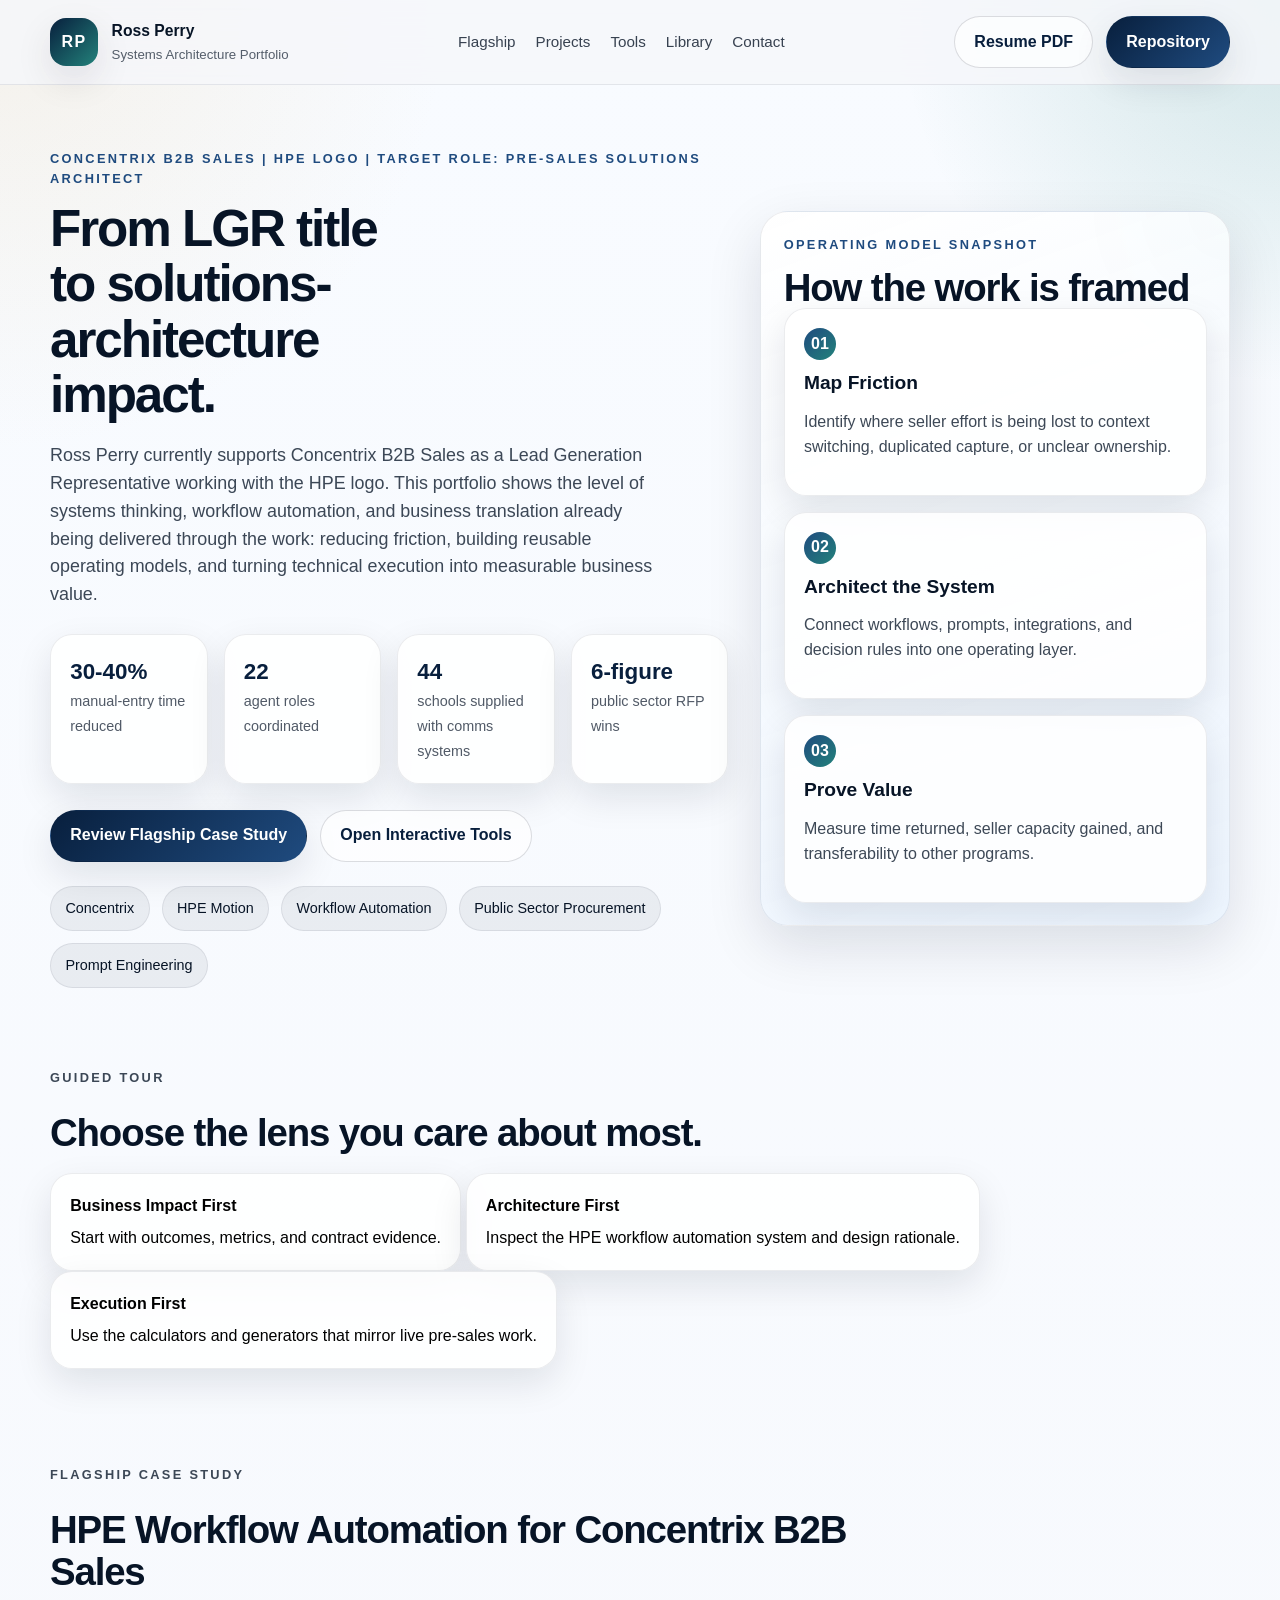
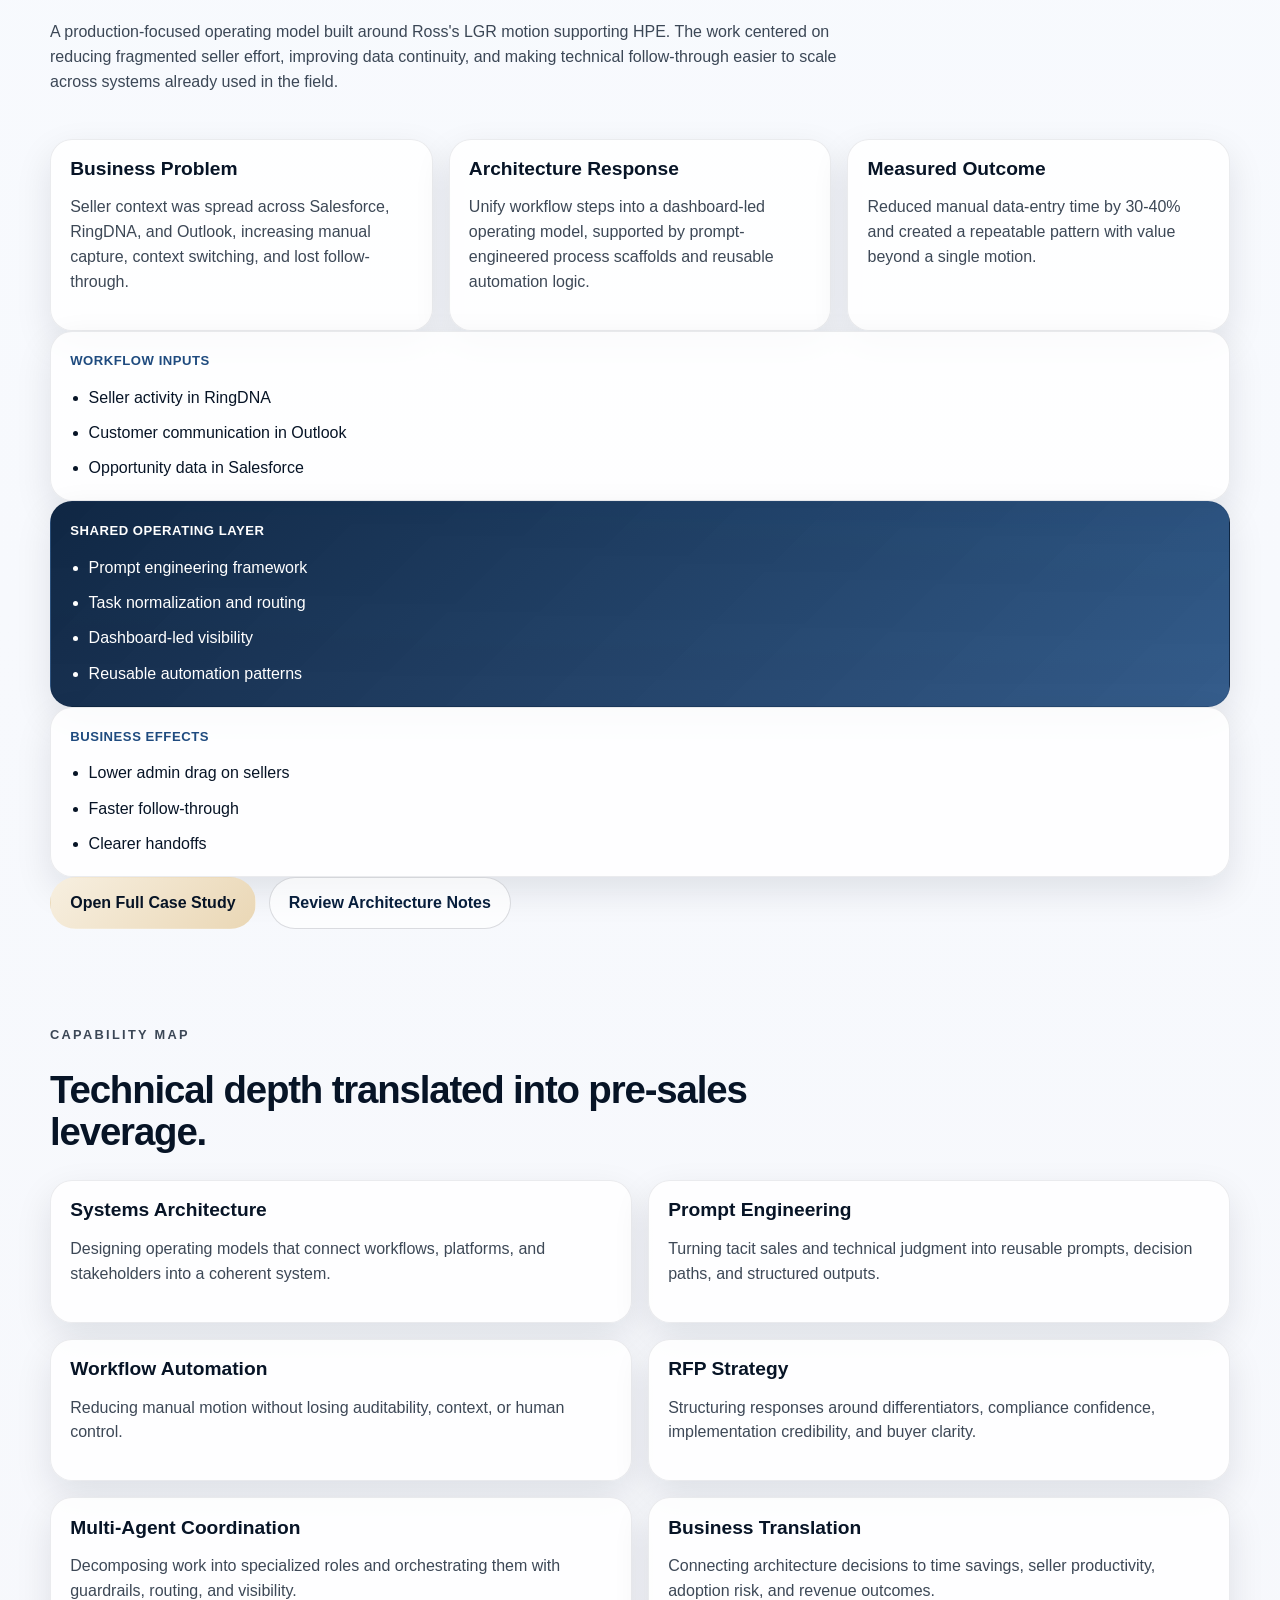
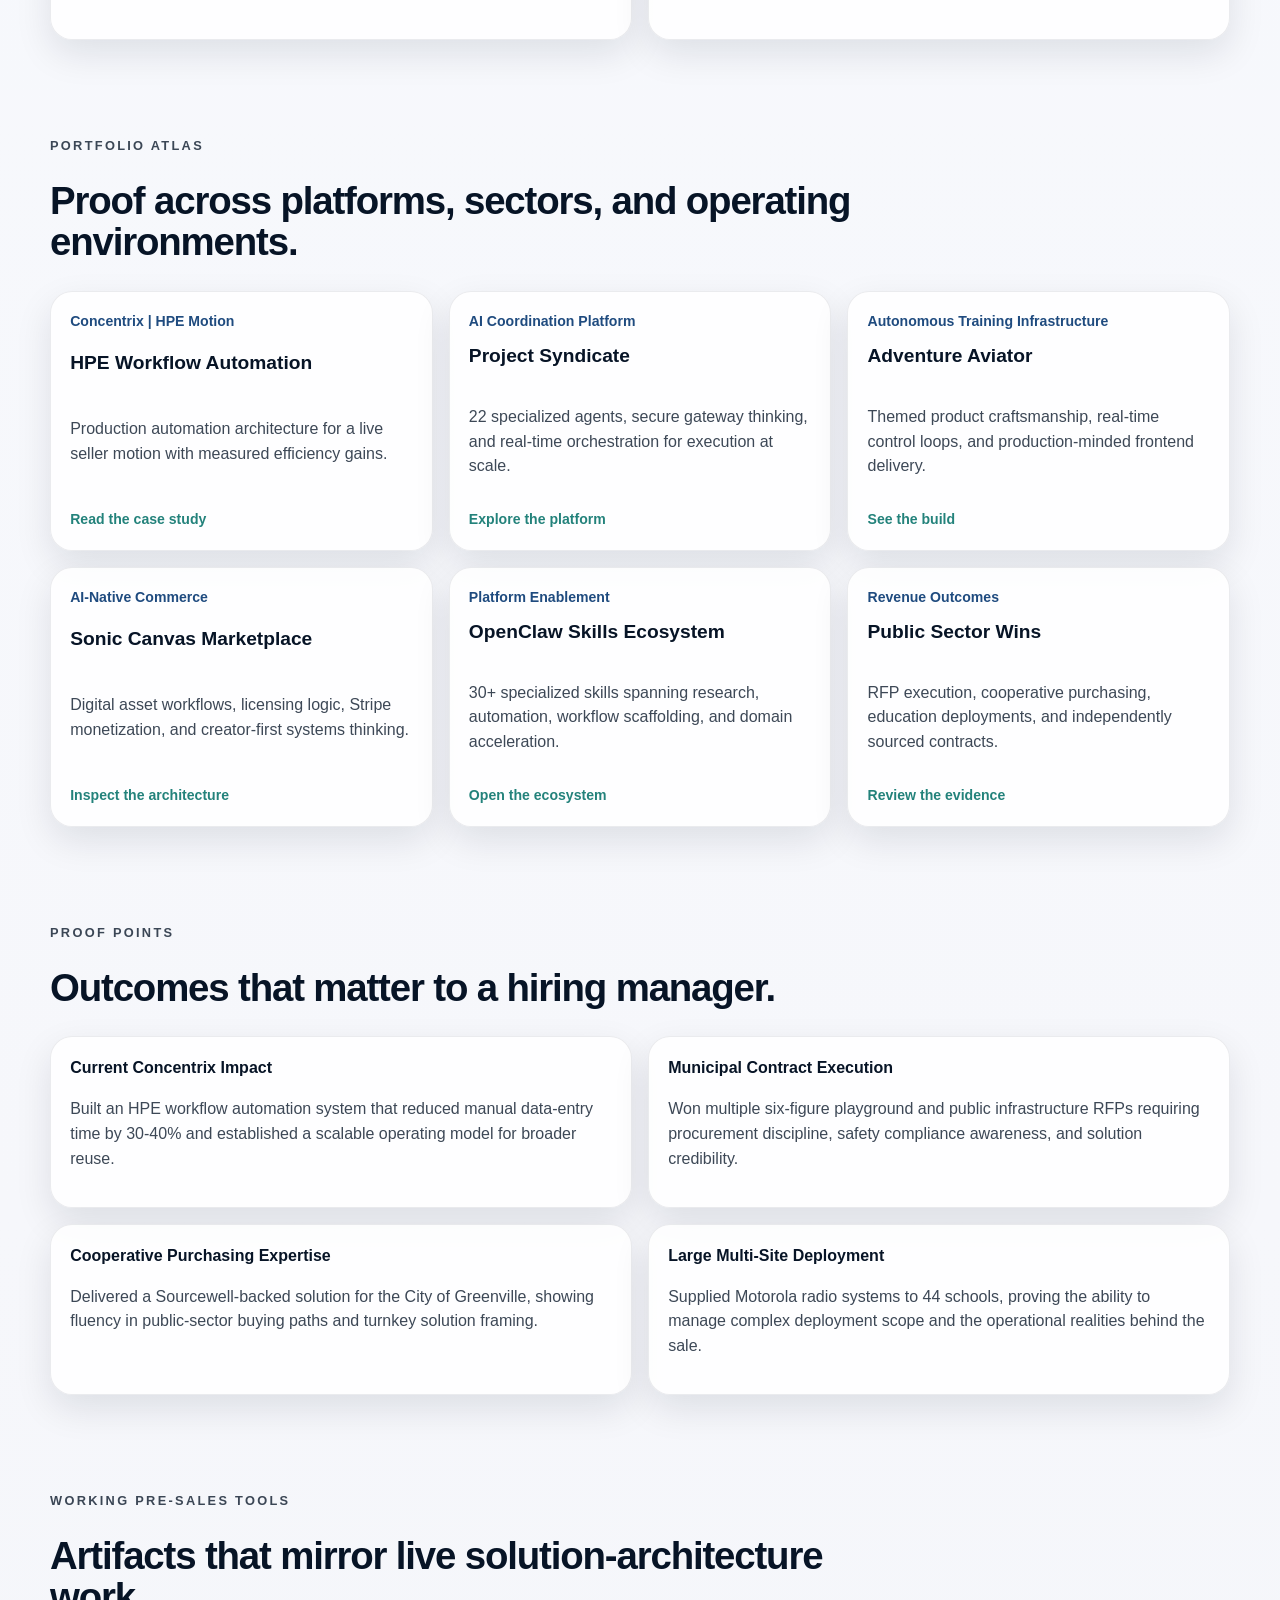
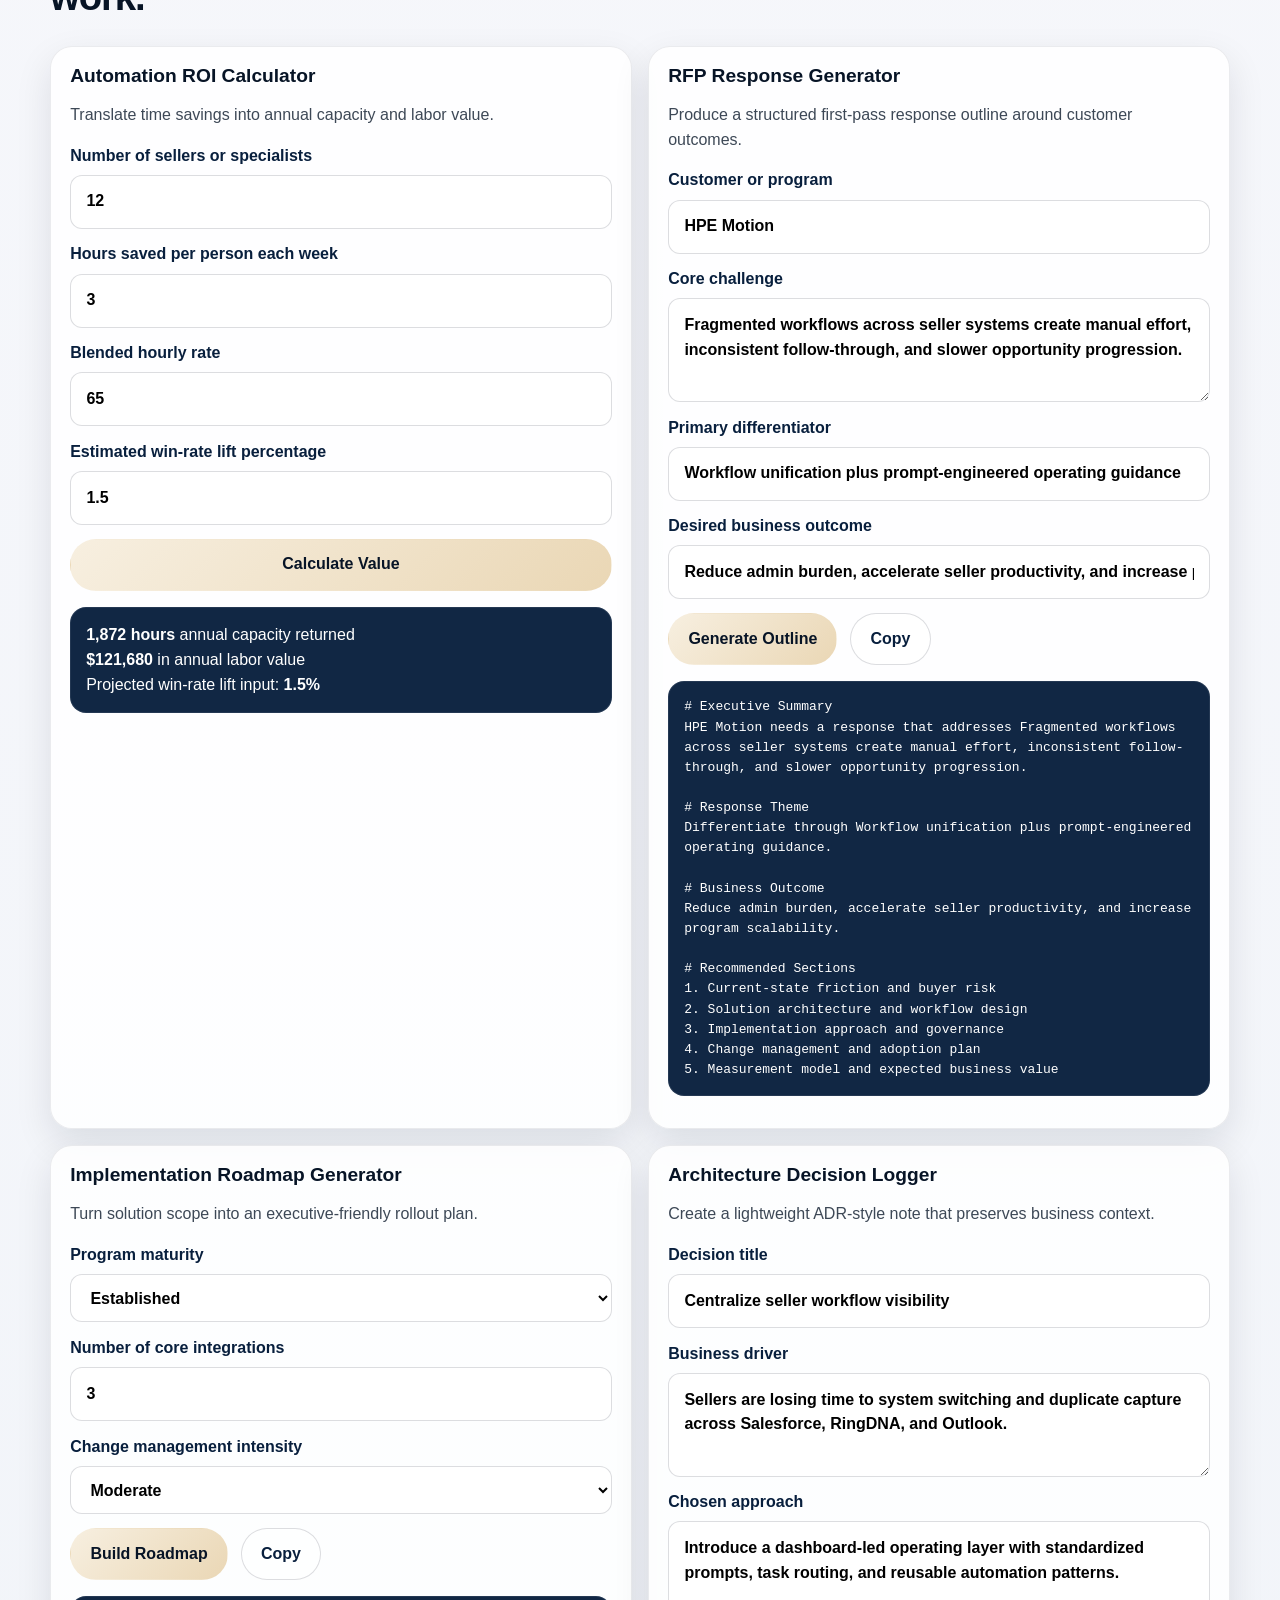
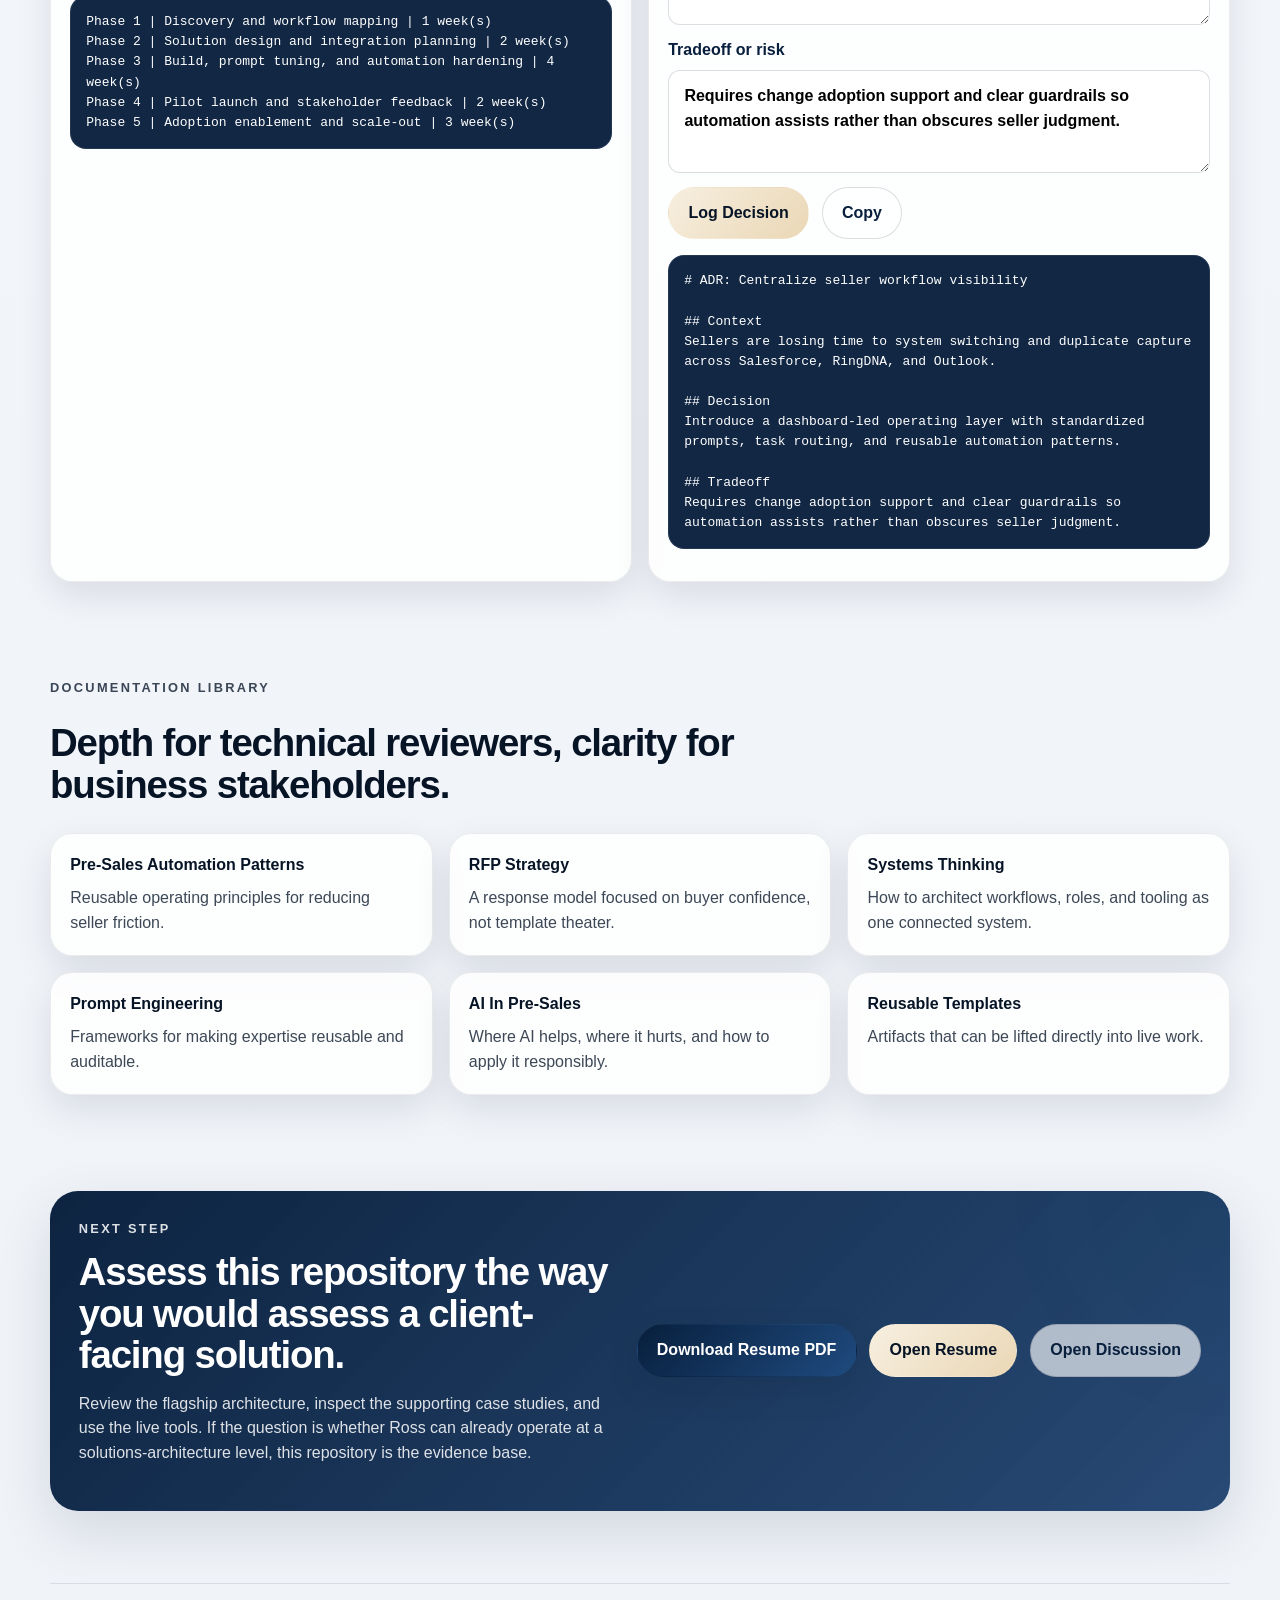
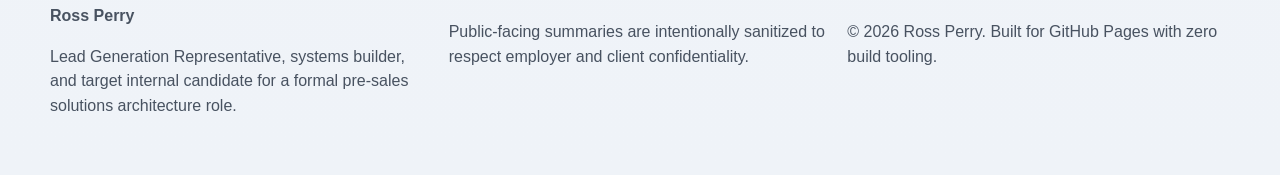
<file: index.html>
<!DOCTYPE html>
<html lang="en">
<head>
  <meta charset="utf-8">
  <meta name="viewport" content="width=device-width, initial-scale=1">
  <title>Ross Perry | Pre-Sales Systems Architecture Portfolio</title>
  <meta name="description" content="A production-quality pre-sales systems architecture portfolio showing AI automation, workflow design, contract-winning execution, and business impact.">
  <meta name="theme-color" content="#081f3d">
  <meta property="og:title" content="Ross Perry | Pre-Sales Systems Architecture Portfolio">
  <meta property="og:description" content="Systems thinking, automation design, and measurable business outcomes across Concentrix, public sector, and AI-native platforms.">
  <meta property="og:type" content="website">
  <meta property="og:url" content="https://rossperry22-jpg.github.io/systems-architecture-portfolio/">
  <meta property="og:image" content="https://rossperry22-jpg.github.io/systems-architecture-portfolio/assets/images/ui/og-card.svg">
  <meta name="twitter:card" content="summary_large_image">
  <link rel="canonical" href="https://rossperry22-jpg.github.io/systems-architecture-portfolio/">
  <link rel="icon" href="./assets/images/ui/favicon.svg" type="image/svg+xml">
  <link rel="manifest" href="./site.webmanifest">
  <link rel="stylesheet" href="./assets/css/main.css">
  <link rel="stylesheet" href="./assets/css/animations.css">
  <link rel="stylesheet" href="./assets/css/responsive.css">
  <script type="application/ld+json">
    {
      "@context": "https://schema.org",
      "@type": "Person",
      "name": "Ross Perry",
      "jobTitle": "Lead Generation Representative and Systems Builder",
      "worksFor": {
        "@type": "Organization",
        "name": "Concentrix"
      },
      "url": "https://rossperry22-jpg.github.io/systems-architecture-portfolio/"
    }
  </script>
</head>
<body>
  <a class="skip-link" href="#main">Skip to content</a>

  <header class="site-header">
    <div class="container nav-shell">
      <a class="brand" href="#overview" aria-label="Ross Perry portfolio home">
        <span class="brand-mark">RP</span>
        <span class="brand-copy">
          <strong>Ross Perry</strong>
          <span>Systems Architecture Portfolio</span>
        </span>
      </a>
      <nav class="site-nav" aria-label="Primary">
        <a href="#flagship">Flagship</a>
        <a href="#projects">Projects</a>
        <a href="#tools">Tools</a>
        <a href="#library">Library</a>
        <a href="#contact">Contact</a>
      </nav>
      <div class="nav-actions">
        <a class="button button-ghost" href="./resources/resume/ross_perry_resume.pdf" download>Resume PDF</a>
        <a class="button button-primary" href="https://github.com/rossperry22-jpg/systems-architecture-portfolio" target="_blank" rel="noreferrer">Repository</a>
      </div>
    </div>
  </header>

  <main id="main">
    <section class="hero" id="overview">
      <div class="container hero-grid">
        <div class="hero-copy reveal">
          <p class="eyebrow">Concentrix B2B Sales | HPE Logo | Target Role: Pre-Sales Solutions Architect</p>
          <h1>From LGR title to solutions-architecture impact.</h1>
          <p class="hero-text">
            Ross Perry currently supports Concentrix B2B Sales as a Lead Generation Representative working with the HPE logo. This portfolio shows the level of systems thinking, workflow automation, and business translation already being delivered through the work: reducing friction, building reusable operating models, and turning technical execution into measurable business value.
          </p>

          <div class="metrics-row" aria-label="Key portfolio metrics">
            <article class="metric-card">
              <strong>30-40%</strong>
              <span>manual-entry time reduced</span>
            </article>
            <article class="metric-card">
              <strong>22</strong>
              <span>agent roles coordinated</span>
            </article>
            <article class="metric-card">
              <strong>44</strong>
              <span>schools supplied with comms systems</span>
            </article>
            <article class="metric-card">
              <strong>6-figure</strong>
              <span>public sector RFP wins</span>
            </article>
          </div>

          <div class="hero-actions">
            <a class="button button-primary" href="#flagship">Review Flagship Case Study</a>
            <button class="button button-ghost path-button" data-target="#tools" type="button">Open Interactive Tools</button>
          </div>

          <ul class="trust-strip" aria-label="Experience domains">
            <li>Concentrix</li>
            <li>HPE Motion</li>
            <li>Workflow Automation</li>
            <li>Public Sector Procurement</li>
            <li>Prompt Engineering</li>
          </ul>
        </div>

        <aside class="hero-panel reveal reveal-delay-1" aria-labelledby="operating-model-title">
          <div class="panel-header">
            <p class="eyebrow">Operating Model Snapshot</p>
            <h2 id="operating-model-title">How the work is framed</h2>
          </div>
          <div class="signal-stack">
            <div class="signal-card">
              <span class="signal-step">01</span>
              <h3>Map Friction</h3>
              <p>Identify where seller effort is being lost to context switching, duplicated capture, or unclear ownership.</p>
            </div>
            <div class="signal-card">
              <span class="signal-step">02</span>
              <h3>Architect the System</h3>
              <p>Connect workflows, prompts, integrations, and decision rules into one operating layer.</p>
            </div>
            <div class="signal-card">
              <span class="signal-step">03</span>
              <h3>Prove Value</h3>
              <p>Measure time returned, seller capacity gained, and transferability to other programs.</p>
            </div>
          </div>
        </aside>
      </div>
    </section>

    <section class="guided-path section-shell">
      <div class="container reveal">
        <div class="section-heading compact">
          <p class="eyebrow">Guided Tour</p>
          <h2>Choose the lens you care about most.</h2>
        </div>
        <div class="path-grid">
          <button class="path-card path-button" data-target="#results" type="button">
            <strong>Business Impact First</strong>
            <span>Start with outcomes, metrics, and contract evidence.</span>
          </button>
          <button class="path-card path-button" data-target="#flagship" type="button">
            <strong>Architecture First</strong>
            <span>Inspect the HPE workflow automation system and design rationale.</span>
          </button>
          <button class="path-card path-button" data-target="#tools" type="button">
            <strong>Execution First</strong>
            <span>Use the calculators and generators that mirror live pre-sales work.</span>
          </button>
        </div>
      </div>
    </section>

    <section class="section-shell flagship-shell" id="flagship">
      <div class="container">
        <div class="section-heading reveal">
          <p class="eyebrow">Flagship Case Study</p>
          <h2>HPE Workflow Automation for Concentrix B2B Sales</h2>
          <p>
            A production-focused operating model built around Ross's LGR motion supporting HPE. The work centered on reducing fragmented seller effort, improving data continuity, and making technical follow-through easier to scale across systems already used in the field.
          </p>
        </div>

        <div class="flagship-grid">
          <article class="feature-card reveal">
            <h3>Business Problem</h3>
            <p>Seller context was spread across Salesforce, RingDNA, and Outlook, increasing manual capture, context switching, and lost follow-through.</p>
          </article>
          <article class="feature-card reveal reveal-delay-1">
            <h3>Architecture Response</h3>
            <p>Unify workflow steps into a dashboard-led operating model, supported by prompt-engineered process scaffolds and reusable automation logic.</p>
          </article>
          <article class="feature-card reveal reveal-delay-2">
            <h3>Measured Outcome</h3>
            <p>Reduced manual data-entry time by 30-40% and created a repeatable pattern with value beyond a single motion.</p>
          </article>
        </div>

        <div class="architecture-board reveal">
          <div class="board-column">
            <p class="board-label">Workflow Inputs</p>
            <ul class="board-list">
              <li>Seller activity in RingDNA</li>
              <li>Customer communication in Outlook</li>
              <li>Opportunity data in Salesforce</li>
            </ul>
          </div>
          <div class="board-column board-center">
            <p class="board-label">Shared Operating Layer</p>
            <ul class="board-list emphasis">
              <li>Prompt engineering framework</li>
              <li>Task normalization and routing</li>
              <li>Dashboard-led visibility</li>
              <li>Reusable automation patterns</li>
            </ul>
          </div>
          <div class="board-column">
            <p class="board-label">Business Effects</p>
            <ul class="board-list">
              <li>Lower admin drag on sellers</li>
              <li>Faster follow-through</li>
              <li>Clearer handoffs</li>
            </ul>
          </div>
        </div>

        <div class="section-actions reveal">
          <a class="button button-secondary" href="https://github.com/rossperry22-jpg/systems-architecture-portfolio/blob/main/projects/hpe-lgr-automation/README.md" target="_blank" rel="noreferrer">Open Full Case Study</a>
          <a class="button button-ghost" href="https://github.com/rossperry22-jpg/systems-architecture-portfolio/blob/main/projects/hpe-lgr-automation/architecture.md" target="_blank" rel="noreferrer">Review Architecture Notes</a>
        </div>
      </div>
    </section>

    <section class="section-shell" id="capabilities">
      <div class="container">
        <div class="section-heading reveal">
          <p class="eyebrow">Capability Map</p>
          <h2>Technical depth translated into pre-sales leverage.</h2>
        </div>
        <div class="capability-grid">
          <article class="capability-card reveal">
            <h3>Systems Architecture</h3>
            <p>Designing operating models that connect workflows, platforms, and stakeholders into a coherent system.</p>
          </article>
          <article class="capability-card reveal reveal-delay-1">
            <h3>Prompt Engineering</h3>
            <p>Turning tacit sales and technical judgment into reusable prompts, decision paths, and structured outputs.</p>
          </article>
          <article class="capability-card reveal reveal-delay-2">
            <h3>Workflow Automation</h3>
            <p>Reducing manual motion without losing auditability, context, or human control.</p>
          </article>
          <article class="capability-card reveal">
            <h3>RFP Strategy</h3>
            <p>Structuring responses around differentiators, compliance confidence, implementation credibility, and buyer clarity.</p>
          </article>
          <article class="capability-card reveal reveal-delay-1">
            <h3>Multi-Agent Coordination</h3>
            <p>Decomposing work into specialized roles and orchestrating them with guardrails, routing, and visibility.</p>
          </article>
          <article class="capability-card reveal reveal-delay-2">
            <h3>Business Translation</h3>
            <p>Connecting architecture decisions to time savings, seller productivity, adoption risk, and revenue outcomes.</p>
          </article>
        </div>
      </div>
    </section>

    <section class="section-shell project-shell" id="projects">
      <div class="container">
        <div class="section-heading reveal">
          <p class="eyebrow">Portfolio Atlas</p>
          <h2>Proof across platforms, sectors, and operating environments.</h2>
        </div>
        <div class="project-grid">
          <a class="project-card reveal" href="https://github.com/rossperry22-jpg/systems-architecture-portfolio/blob/main/projects/hpe-lgr-automation/README.md" target="_blank" rel="noreferrer">
            <span class="project-kicker">Concentrix | HPE Motion</span>
            <h3>HPE Workflow Automation</h3>
            <p>Production automation architecture for a live seller motion with measured efficiency gains.</p>
            <span class="project-link">Read the case study</span>
          </a>
          <a class="project-card reveal reveal-delay-1" href="https://github.com/rossperry22-jpg/systems-architecture-portfolio/blob/main/projects/project-syndicate/README.md" target="_blank" rel="noreferrer">
            <span class="project-kicker">AI Coordination Platform</span>
            <h3>Project Syndicate</h3>
            <p>22 specialized agents, secure gateway thinking, and real-time orchestration for execution at scale.</p>
            <span class="project-link">Explore the platform</span>
          </a>
          <a class="project-card reveal reveal-delay-2" href="https://github.com/rossperry22-jpg/systems-architecture-portfolio/blob/main/projects/adventure-aviator/README.md" target="_blank" rel="noreferrer">
            <span class="project-kicker">Autonomous Training Infrastructure</span>
            <h3>Adventure Aviator</h3>
            <p>Themed product craftsmanship, real-time control loops, and production-minded frontend delivery.</p>
            <span class="project-link">See the build</span>
          </a>
          <a class="project-card reveal" href="https://github.com/rossperry22-jpg/systems-architecture-portfolio/blob/main/projects/sonic-canvas/README.md" target="_blank" rel="noreferrer">
            <span class="project-kicker">AI-Native Commerce</span>
            <h3>Sonic Canvas Marketplace</h3>
            <p>Digital asset workflows, licensing logic, Stripe monetization, and creator-first systems thinking.</p>
            <span class="project-link">Inspect the architecture</span>
          </a>
          <a class="project-card reveal reveal-delay-1" href="https://github.com/rossperry22-jpg/systems-architecture-portfolio/blob/main/projects/openclaw-skills/README.md" target="_blank" rel="noreferrer">
            <span class="project-kicker">Platform Enablement</span>
            <h3>OpenClaw Skills Ecosystem</h3>
            <p>30+ specialized skills spanning research, automation, workflow scaffolding, and domain acceleration.</p>
            <span class="project-link">Open the ecosystem</span>
          </a>
          <a class="project-card reveal reveal-delay-2" href="https://github.com/rossperry22-jpg/systems-architecture-portfolio/blob/main/projects/public-sector-wins/README.md" target="_blank" rel="noreferrer">
            <span class="project-kicker">Revenue Outcomes</span>
            <h3>Public Sector Wins</h3>
            <p>RFP execution, cooperative purchasing, education deployments, and independently sourced contracts.</p>
            <span class="project-link">Review the evidence</span>
          </a>
        </div>
      </div>
    </section>

    <section class="section-shell results-shell" id="results">
      <div class="container">
        <div class="section-heading reveal">
          <p class="eyebrow">Proof Points</p>
          <h2>Outcomes that matter to a hiring manager.</h2>
        </div>
        <div class="results-grid">
          <article class="result-card reveal">
            <strong>Current Concentrix Impact</strong>
            <p>Built an HPE workflow automation system that reduced manual data-entry time by 30-40% and established a scalable operating model for broader reuse.</p>
          </article>
          <article class="result-card reveal reveal-delay-1">
            <strong>Municipal Contract Execution</strong>
            <p>Won multiple six-figure playground and public infrastructure RFPs requiring procurement discipline, safety compliance awareness, and solution credibility.</p>
          </article>
          <article class="result-card reveal reveal-delay-2">
            <strong>Cooperative Purchasing Expertise</strong>
            <p>Delivered a Sourcewell-backed solution for the City of Greenville, showing fluency in public-sector buying paths and turnkey solution framing.</p>
          </article>
          <article class="result-card reveal">
            <strong>Large Multi-Site Deployment</strong>
            <p>Supplied Motorola radio systems to 44 schools, proving the ability to manage complex deployment scope and the operational realities behind the sale.</p>
          </article>
        </div>
      </div>
    </section>

    <section class="section-shell tools-shell" id="tools">
      <div class="container">
        <div class="section-heading reveal">
          <p class="eyebrow">Working Pre-Sales Tools</p>
          <h2>Artifacts that mirror live solution-architecture work.</h2>
        </div>

        <div class="tool-grid">
          <article class="tool-card reveal">
            <div class="tool-header">
              <h3>Automation ROI Calculator</h3>
              <p>Translate time savings into annual capacity and labor value.</p>
            </div>
            <form id="roi-form" class="tool-form">
              <label>Number of sellers or specialists
                <input type="number" name="teamSize" min="1" value="12">
              </label>
              <label>Hours saved per person each week
                <input type="number" name="hoursSaved" min="0" step="0.5" value="3">
              </label>
              <label>Blended hourly rate
                <input type="number" name="hourlyRate" min="0" value="65">
              </label>
              <label>Estimated win-rate lift percentage
                <input type="number" name="winLift" min="0" step="0.1" value="1.5">
              </label>
              <button class="button button-secondary" type="submit">Calculate Value</button>
            </form>
            <div class="tool-output" id="roi-output" aria-live="polite"></div>
          </article>

          <article class="tool-card reveal reveal-delay-1">
            <div class="tool-header">
              <h3>RFP Response Generator</h3>
              <p>Produce a structured first-pass response outline around customer outcomes.</p>
            </div>
            <form id="rfp-form" class="tool-form">
              <label>Customer or program
                <input type="text" name="customer" value="HPE Motion">
              </label>
              <label>Core challenge
                <textarea name="challenge" rows="3">Fragmented workflows across seller systems create manual effort, inconsistent follow-through, and slower opportunity progression.</textarea>
              </label>
              <label>Primary differentiator
                <input type="text" name="differentiator" value="Workflow unification plus prompt-engineered operating guidance">
              </label>
              <label>Desired business outcome
                <input type="text" name="outcome" value="Reduce admin burden, accelerate seller productivity, and increase program scalability">
              </label>
              <div class="tool-actions">
                <button class="button button-secondary" type="submit">Generate Outline</button>
                <button class="button button-ghost copy-button" data-copy-target="rfp-output" type="button">Copy</button>
              </div>
            </form>
            <pre class="tool-output code-output" id="rfp-output" aria-live="polite"></pre>
          </article>

          <article class="tool-card reveal reveal-delay-2">
            <div class="tool-header">
              <h3>Implementation Roadmap Generator</h3>
              <p>Turn solution scope into an executive-friendly rollout plan.</p>
            </div>
            <form id="roadmap-form" class="tool-form">
              <label>Program maturity
                <select name="maturity">
                  <option value="emerging">Emerging</option>
                  <option value="established" selected>Established</option>
                  <option value="scaled">Scaled</option>
                </select>
              </label>
              <label>Number of core integrations
                <input type="number" name="integrations" min="1" value="3">
              </label>
              <label>Change management intensity
                <select name="changeLevel">
                  <option value="light">Light</option>
                  <option value="moderate" selected>Moderate</option>
                  <option value="high">High</option>
                </select>
              </label>
              <div class="tool-actions">
                <button class="button button-secondary" type="submit">Build Roadmap</button>
                <button class="button button-ghost copy-button" data-copy-target="roadmap-output" type="button">Copy</button>
              </div>
            </form>
            <pre class="tool-output code-output" id="roadmap-output" aria-live="polite"></pre>
          </article>

          <article class="tool-card reveal">
            <div class="tool-header">
              <h3>Architecture Decision Logger</h3>
              <p>Create a lightweight ADR-style note that preserves business context.</p>
            </div>
            <form id="adr-form" class="tool-form">
              <label>Decision title
                <input type="text" name="title" value="Centralize seller workflow visibility">
              </label>
              <label>Business driver
                <textarea name="driver" rows="3">Sellers are losing time to system switching and duplicate capture across Salesforce, RingDNA, and Outlook.</textarea>
              </label>
              <label>Chosen approach
                <textarea name="approach" rows="3">Introduce a dashboard-led operating layer with standardized prompts, task routing, and reusable automation patterns.</textarea>
              </label>
              <label>Tradeoff or risk
                <textarea name="risk" rows="3">Requires change adoption support and clear guardrails so automation assists rather than obscures seller judgment.</textarea>
              </label>
              <div class="tool-actions">
                <button class="button button-secondary" type="submit">Log Decision</button>
                <button class="button button-ghost copy-button" data-copy-target="adr-output" type="button">Copy</button>
              </div>
            </form>
            <pre class="tool-output code-output" id="adr-output" aria-live="polite"></pre>
          </article>
        </div>
      </div>
    </section>

    <section class="section-shell library-shell" id="library">
      <div class="container">
        <div class="section-heading reveal">
          <p class="eyebrow">Documentation Library</p>
          <h2>Depth for technical reviewers, clarity for business stakeholders.</h2>
        </div>
        <div class="library-grid">
          <a class="library-card reveal" href="https://github.com/rossperry22-jpg/systems-architecture-portfolio/blob/main/case-studies/pre-sales-automation.md" target="_blank" rel="noreferrer">
            <strong>Pre-Sales Automation Patterns</strong>
            <span>Reusable operating principles for reducing seller friction.</span>
          </a>
          <a class="library-card reveal reveal-delay-1" href="https://github.com/rossperry22-jpg/systems-architecture-portfolio/blob/main/case-studies/rfp-strategy.md" target="_blank" rel="noreferrer">
            <strong>RFP Strategy</strong>
            <span>A response model focused on buyer confidence, not template theater.</span>
          </a>
          <a class="library-card reveal reveal-delay-2" href="https://github.com/rossperry22-jpg/systems-architecture-portfolio/blob/main/case-studies/systems-thinking.md" target="_blank" rel="noreferrer">
            <strong>Systems Thinking</strong>
            <span>How to architect workflows, roles, and tooling as one connected system.</span>
          </a>
          <a class="library-card reveal" href="https://github.com/rossperry22-jpg/systems-architecture-portfolio/blob/main/case-studies/prompt-engineering.md" target="_blank" rel="noreferrer">
            <strong>Prompt Engineering</strong>
            <span>Frameworks for making expertise reusable and auditable.</span>
          </a>
          <a class="library-card reveal reveal-delay-1" href="https://github.com/rossperry22-jpg/systems-architecture-portfolio/blob/main/blog/ai-in-pre-sales.md" target="_blank" rel="noreferrer">
            <strong>AI In Pre-Sales</strong>
            <span>Where AI helps, where it hurts, and how to apply it responsibly.</span>
          </a>
          <a class="library-card reveal reveal-delay-2" href="https://github.com/rossperry22-jpg/systems-architecture-portfolio/blob/main/resources/templates/rfp-outline.md" target="_blank" rel="noreferrer">
            <strong>Reusable Templates</strong>
            <span>Artifacts that can be lifted directly into live work.</span>
          </a>
        </div>
      </div>
    </section>

    <section class="section-shell contact-shell" id="contact">
      <div class="container reveal">
        <div class="contact-panel">
          <div>
            <p class="eyebrow">Next Step</p>
            <h2>Assess this repository the way you would assess a client-facing solution.</h2>
            <p>
              Review the flagship architecture, inspect the supporting case studies, and use the live tools. If the question is whether Ross can already operate at a solutions-architecture level, this repository is the evidence base.
            </p>
          </div>
          <div class="contact-actions">
            <a class="button button-primary" href="./resources/resume/ross_perry_resume.pdf" download>Download Resume PDF</a>
            <a class="button button-secondary" href="./resources/resume/ross_perry_resume.html">Open Resume</a>
            <a class="button button-ghost" href="https://github.com/rossperry22-jpg/systems-architecture-portfolio/discussions" target="_blank" rel="noreferrer">Open Discussion</a>
          </div>
        </div>
      </div>
    </section>
  </main>

  <footer class="site-footer">
    <div class="container footer-grid">
      <div>
        <strong>Ross Perry</strong>
        <p>Lead Generation Representative, systems builder, and target internal candidate for a formal pre-sales solutions architecture role.</p>
      </div>
      <div>
        <p>Public-facing summaries are intentionally sanitized to respect employer and client confidentiality.</p>
      </div>
      <div>
        <p>&copy; <span id="year"></span> Ross Perry. Built for GitHub Pages with zero build tooling.</p>
      </div>
    </div>
  </footer>

  <script src="./assets/js/analytics.js" defer></script>
  <script src="./assets/js/animations.js" defer></script>
  <script src="./assets/js/main.js" defer></script>
</body>
</html>
</file>
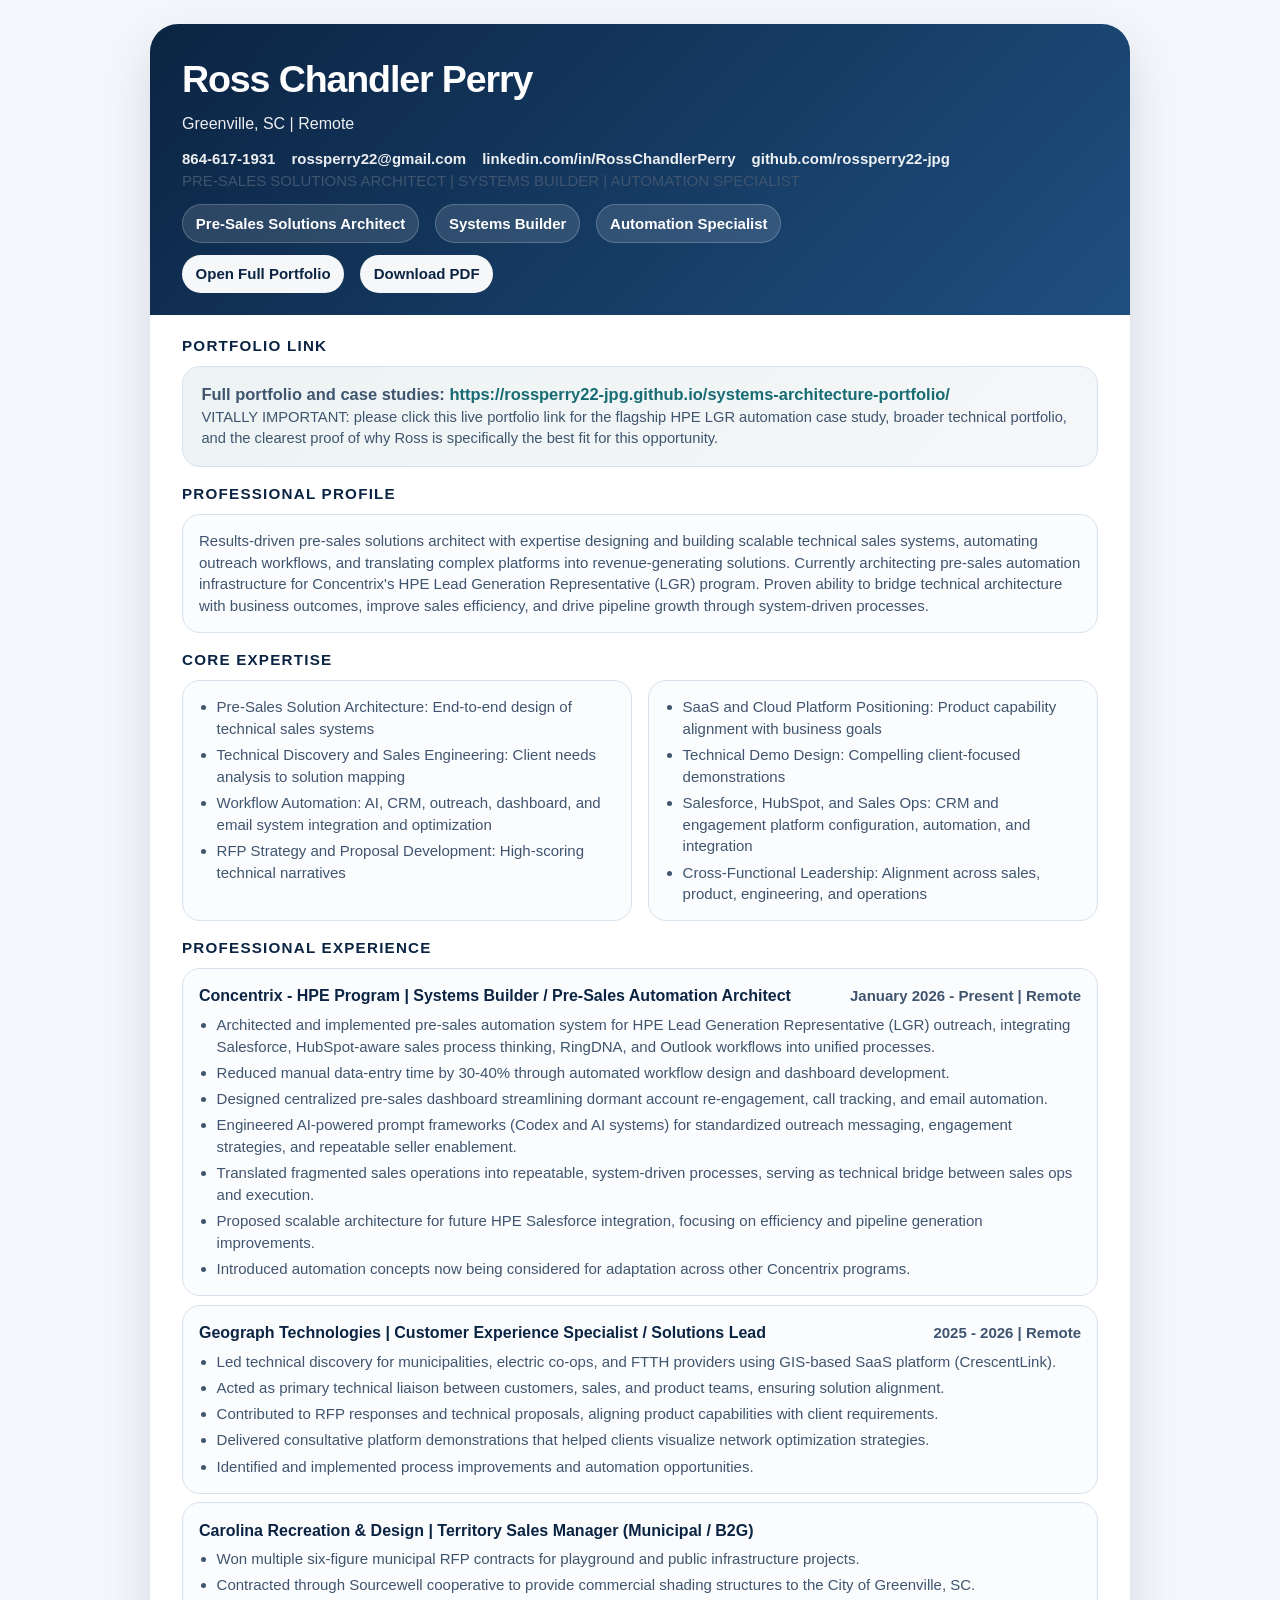
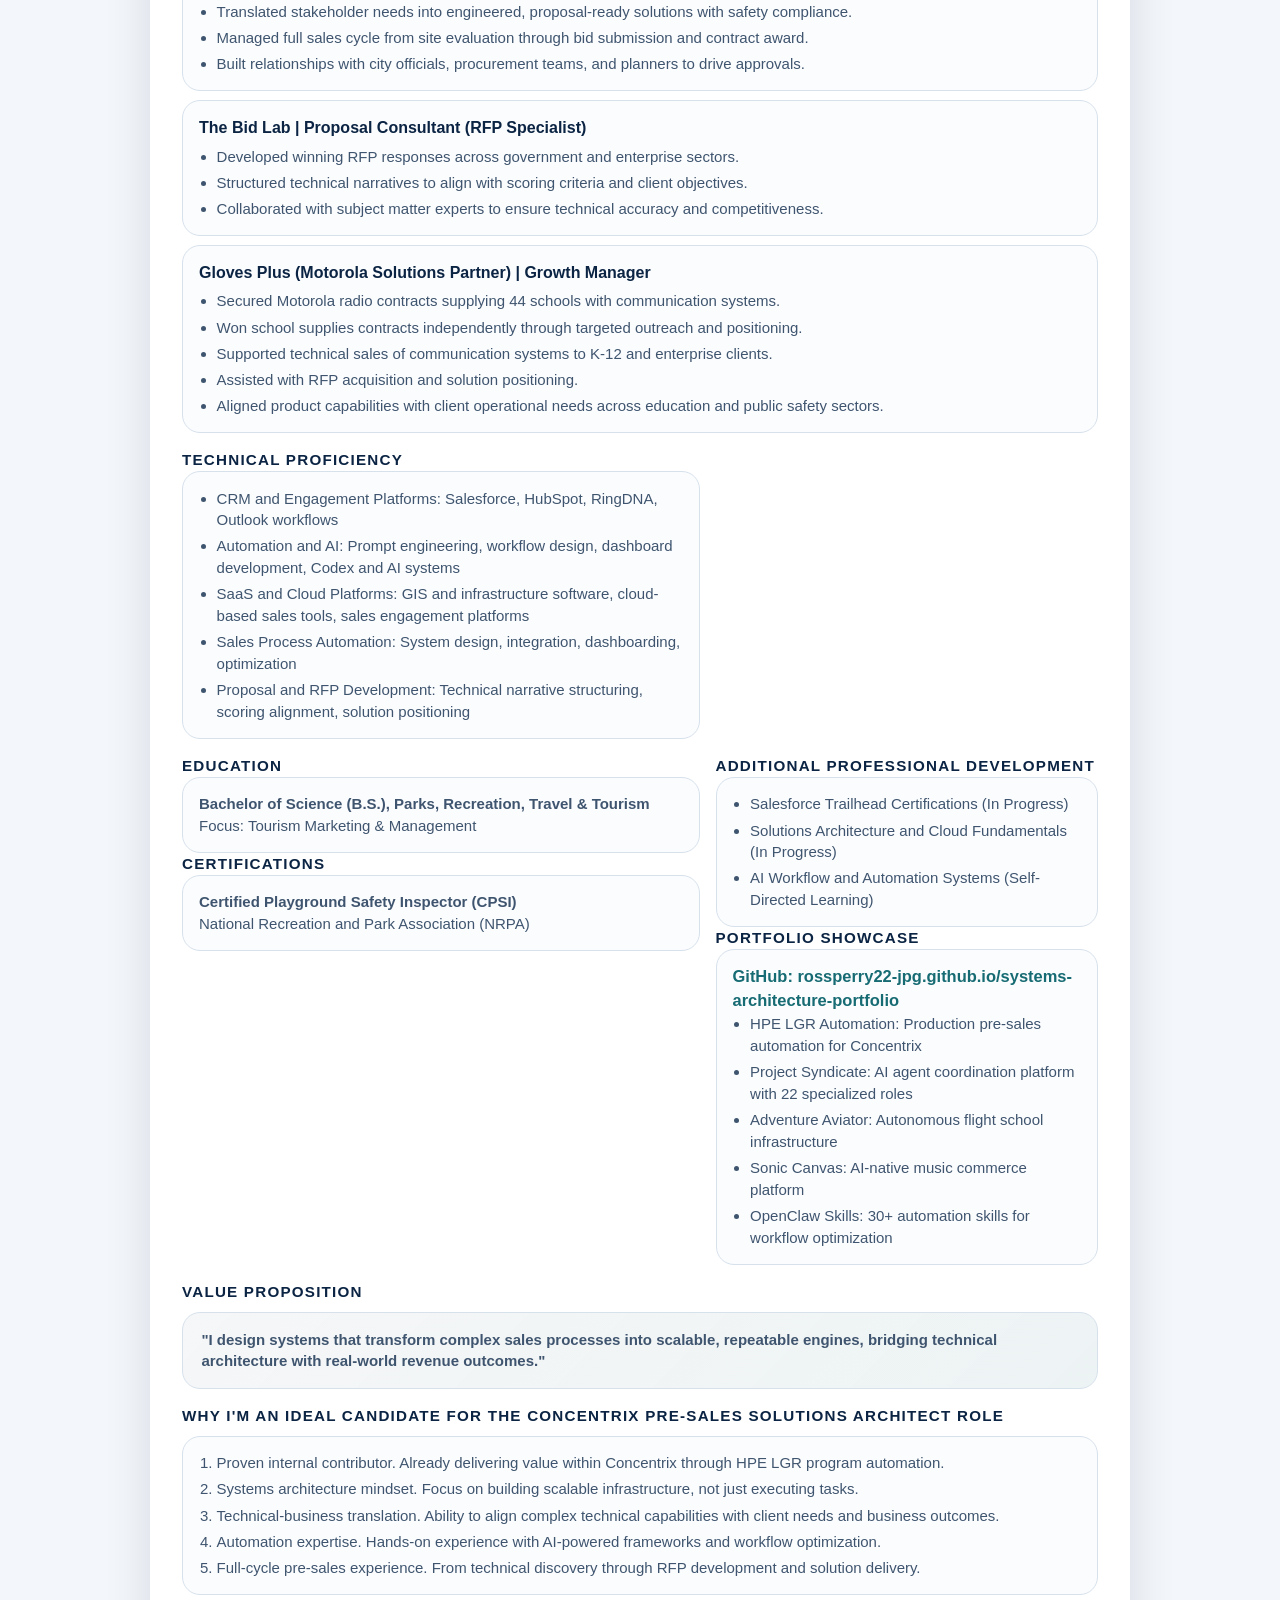
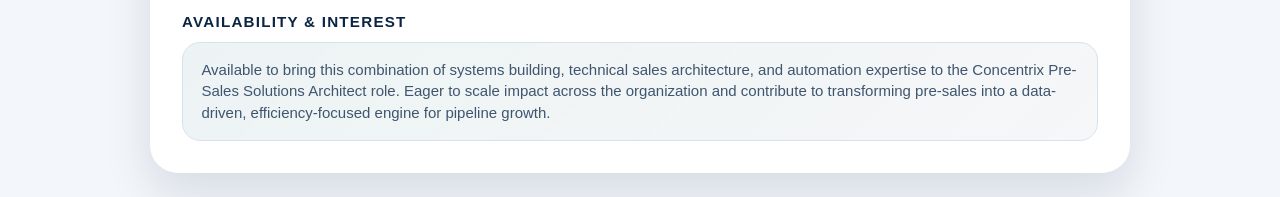
<file: resources/resume/ross_perry_resume.html>
<!DOCTYPE html>
<html lang="en">
<head>
  <meta charset="utf-8">
  <meta name="viewport" content="width=device-width, initial-scale=1">
  <title>Ross Chandler Perry | Resume</title>
  <style>
    :root {
      --ink: #0b2443;
      --ink-soft: #3f556f;
      --accent: #176b73;
      --line: #d7e1ec;
      --paper: #f3f6fa;
      --white: #ffffff;
    }

    * {
      box-sizing: border-box;
    }

    body {
      margin: 0;
      padding: 1.5rem 1rem;
      background: var(--paper);
      color: #162232;
      font: 15px/1.45 Aptos, Calibri, sans-serif;
    }

    a {
      color: var(--accent);
      text-decoration: none;
    }

    a:hover {
      text-decoration: underline;
    }

    main {
      max-width: 980px;
      margin: 0 auto;
      background: var(--white);
      border-radius: 28px;
      box-shadow: 0 20px 48px rgba(11, 36, 67, 0.12);
      overflow: hidden;
    }

    header {
      padding: 1.75rem 2rem 1.35rem;
      background: linear-gradient(135deg, #0b2443, #1f4f7f);
      color: var(--white);
    }

    h1,
    h2,
    h3 {
      margin: 0;
      font-family: "Aptos Display", "Segoe UI", sans-serif;
    }

    h1 {
      font-size: 2.35rem;
      margin-bottom: 0.35rem;
      letter-spacing: -0.03em;
    }

    h2 {
      font-size: 0.95rem;
      text-transform: uppercase;
      letter-spacing: 0.08em;
      color: var(--ink);
    }

    h3 {
      font-size: 1rem;
      color: var(--ink);
    }

    .location {
      margin: 0 0 0.5rem;
      font-size: 1rem;
      color: rgba(255, 255, 255, 0.92);
    }

    .contact-line,
    .tagline,
    .action-row {
      display: flex;
      flex-wrap: wrap;
      gap: 0.75rem 1rem;
      margin-top: 0.8rem;
    }

    .contact-line a,
    .contact-line span {
      color: rgba(255, 255, 255, 0.92);
      font-weight: 600;
    }

    .tag {
      display: inline-flex;
      align-items: center;
      min-height: 2.25rem;
      padding: 0.45rem 0.8rem;
      border-radius: 999px;
      background: rgba(255, 255, 255, 0.12);
      border: 1px solid rgba(255, 255, 255, 0.2);
      color: var(--white);
      font-weight: 700;
    }

    .action-link {
      display: inline-flex;
      align-items: center;
      min-height: 2.35rem;
      padding: 0.5rem 0.85rem;
      border-radius: 999px;
      background: rgba(255, 255, 255, 0.96);
      color: var(--ink);
      font-weight: 800;
    }

    .shell {
      padding: 1.3rem 2rem 2rem;
      display: grid;
      gap: 1rem;
    }

    section {
      display: grid;
      gap: 0.55rem;
    }

    .banner,
    .block,
    .quote {
      border: 1px solid var(--line);
      border-radius: 18px;
      background: #fbfcfe;
    }

    .banner {
      padding: 1rem 1.15rem;
      background: linear-gradient(135deg, rgba(23, 107, 115, 0.08), rgba(11, 36, 67, 0.04));
    }

    .block {
      padding: 0.95rem 1rem;
    }

    .quote {
      padding: 1rem 1.15rem;
      background: linear-gradient(135deg, rgba(11, 36, 67, 0.04), rgba(23, 107, 115, 0.08));
    }

    .grid-2,
    .two-col {
      display: grid;
      gap: 1rem;
    }

    .grid-2 {
      grid-template-columns: repeat(2, minmax(0, 1fr));
    }

    .two-col {
      grid-template-columns: 1.15fr 0.85fr;
    }

    .role {
      display: grid;
      gap: 0.4rem;
    }

    .role-head {
      display: flex;
      flex-wrap: wrap;
      justify-content: space-between;
      gap: 0.5rem 1rem;
      align-items: baseline;
    }

    .role-meta {
      color: var(--ink-soft);
      font-weight: 700;
    }

    p {
      margin: 0;
      color: var(--ink-soft);
    }

    ul,
    ol {
      margin: 0;
      padding-left: 1.1rem;
      color: var(--ink-soft);
    }

    li + li {
      margin-top: 0.28rem;
    }

    .portfolio-link {
      font-size: 1.03rem;
      font-weight: 900;
      word-break: break-word;
    }

    .small-note {
      font-size: 0.92rem;
    }

    .tight {
      gap: 0.35rem;
    }

    @page {
      size: Letter;
      margin: 0.45in;
    }

    @media print {
      body {
        padding: 0;
        background: #ffffff;
        font-size: 10.35pt;
      }

      main {
        max-width: none;
        box-shadow: none;
        border-radius: 0;
      }

      header {
        padding: 1rem 1.15rem 0.95rem;
      }

      .shell {
        padding: 0.9rem 1.15rem 1rem;
        gap: 0.75rem;
      }

      .action-row {
        display: none;
      }

      .grid-2,
      .two-col {
        grid-template-columns: 1fr 1fr;
      }

      .banner,
      .block,
      .quote,
      .role {
        break-inside: avoid;
      }

      a {
        color: #0f5d62;
        text-decoration: underline;
      }
    }
  </style>
</head>
<body>
  <main>
    <header>
      <h1>Ross Chandler Perry</h1>
      <p class="location">Greenville, SC | Remote</p>
      <div class="contact-line">
        <span>864-617-1931</span>
        <a href="mailto:rossperry22@gmail.com">rossperry22@gmail.com</a>
        <a href="https://www.linkedin.com/in/RossChandlerPerry">linkedin.com/in/RossChandlerPerry</a>
        <a href="https://github.com/rossperry22-jpg">github.com/rossperry22-jpg</a>
      </div>
      <p class="subtitle">PRE-SALES SOLUTIONS ARCHITECT | SYSTEMS BUILDER | AUTOMATION SPECIALIST</p>
      <div class="tagline">
        <span class="tag">Pre-Sales Solutions Architect</span>
        <span class="tag">Systems Builder</span>
        <span class="tag">Automation Specialist</span>
      </div>
      <div class="action-row">
        <a class="action-link" href="https://rossperry22-jpg.github.io/systems-architecture-portfolio/">Open Full Portfolio</a>
        <a class="action-link" href="./ross_perry_resume.pdf">Download PDF</a>
      </div>
    </header>

    <div class="shell">
      <section>
        <h2>Portfolio Link</h2>
        <div class="banner">
          <p class="portfolio-link">
            Full portfolio and case studies:
            <a href="https://rossperry22-jpg.github.io/systems-architecture-portfolio/">https://rossperry22-jpg.github.io/systems-architecture-portfolio/</a>
          </p>
          <p class="small-note">VITALLY IMPORTANT: please click this live portfolio link for the flagship HPE LGR automation case study, broader technical portfolio, and the clearest proof of why Ross is specifically the best fit for this opportunity.</p>
        </div>
      </section>

      <section>
        <h2>Professional Profile</h2>
        <div class="block">
          <p>Results-driven pre-sales solutions architect with expertise designing and building scalable technical sales systems, automating outreach workflows, and translating complex platforms into revenue-generating solutions. Currently architecting pre-sales automation infrastructure for Concentrix's HPE Lead Generation Representative (LGR) program. Proven ability to bridge technical architecture with business outcomes, improve sales efficiency, and drive pipeline growth through system-driven processes.</p>
        </div>
      </section>

      <section>
        <h2>Core Expertise</h2>
        <div class="grid-2">
          <div class="block">
            <ul>
              <li>Pre-Sales Solution Architecture: End-to-end design of technical sales systems</li>
              <li>Technical Discovery and Sales Engineering: Client needs analysis to solution mapping</li>
              <li>Workflow Automation: AI, CRM, outreach, dashboard, and email system integration and optimization</li>
              <li>RFP Strategy and Proposal Development: High-scoring technical narratives</li>
            </ul>
          </div>
          <div class="block">
            <ul>
              <li>SaaS and Cloud Platform Positioning: Product capability alignment with business goals</li>
              <li>Technical Demo Design: Compelling client-focused demonstrations</li>
              <li>Salesforce, HubSpot, and Sales Ops: CRM and engagement platform configuration, automation, and integration</li>
              <li>Cross-Functional Leadership: Alignment across sales, product, engineering, and operations</li>
            </ul>
          </div>
        </div>
      </section>

      <section>
        <h2>Professional Experience</h2>
        <div class="role block">
          <div class="role-head">
            <h3>Concentrix - HPE Program | Systems Builder / Pre-Sales Automation Architect</h3>
            <span class="role-meta">January 2026 - Present | Remote</span>
          </div>
          <ul>
            <li>Architected and implemented pre-sales automation system for HPE Lead Generation Representative (LGR) outreach, integrating Salesforce, HubSpot-aware sales process thinking, RingDNA, and Outlook workflows into unified processes.</li>
            <li>Reduced manual data-entry time by 30-40% through automated workflow design and dashboard development.</li>
            <li>Designed centralized pre-sales dashboard streamlining dormant account re-engagement, call tracking, and email automation.</li>
            <li>Engineered AI-powered prompt frameworks (Codex and AI systems) for standardized outreach messaging, engagement strategies, and repeatable seller enablement.</li>
            <li>Translated fragmented sales operations into repeatable, system-driven processes, serving as technical bridge between sales ops and execution.</li>
            <li>Proposed scalable architecture for future HPE Salesforce integration, focusing on efficiency and pipeline generation improvements.</li>
            <li>Introduced automation concepts now being considered for adaptation across other Concentrix programs.</li>
          </ul>
        </div>

        <div class="role block">
          <div class="role-head">
            <h3>Geograph Technologies | Customer Experience Specialist / Solutions Lead</h3>
            <span class="role-meta">2025 - 2026 | Remote</span>
          </div>
          <ul>
            <li>Led technical discovery for municipalities, electric co-ops, and FTTH providers using GIS-based SaaS platform (CrescentLink).</li>
            <li>Acted as primary technical liaison between customers, sales, and product teams, ensuring solution alignment.</li>
            <li>Contributed to RFP responses and technical proposals, aligning product capabilities with client requirements.</li>
            <li>Delivered consultative platform demonstrations that helped clients visualize network optimization strategies.</li>
            <li>Identified and implemented process improvements and automation opportunities.</li>
          </ul>
        </div>

        <div class="role block">
          <div class="role-head">
            <h3>Carolina Recreation &amp; Design | Territory Sales Manager (Municipal / B2G)</h3>
          </div>
          <ul>
            <li>Won multiple six-figure municipal RFP contracts for playground and public infrastructure projects.</li>
            <li>Contracted through Sourcewell cooperative to provide commercial shading structures to the City of Greenville, SC.</li>
            <li>Translated stakeholder needs into engineered, proposal-ready solutions with safety compliance.</li>
            <li>Managed full sales cycle from site evaluation through bid submission and contract award.</li>
            <li>Built relationships with city officials, procurement teams, and planners to drive approvals.</li>
          </ul>
        </div>

        <div class="role block">
          <div class="role-head">
            <h3>The Bid Lab | Proposal Consultant (RFP Specialist)</h3>
          </div>
          <ul>
            <li>Developed winning RFP responses across government and enterprise sectors.</li>
            <li>Structured technical narratives to align with scoring criteria and client objectives.</li>
            <li>Collaborated with subject matter experts to ensure technical accuracy and competitiveness.</li>
          </ul>
        </div>

        <div class="role block">
          <div class="role-head">
            <h3>Gloves Plus (Motorola Solutions Partner) | Growth Manager</h3>
          </div>
          <ul>
            <li>Secured Motorola radio contracts supplying 44 schools with communication systems.</li>
            <li>Won school supplies contracts independently through targeted outreach and positioning.</li>
            <li>Supported technical sales of communication systems to K-12 and enterprise clients.</li>
            <li>Assisted with RFP acquisition and solution positioning.</li>
            <li>Aligned product capabilities with client operational needs across education and public safety sectors.</li>
          </ul>
        </div>
      </section>

      <section class="two-col">
        <div class="tight">
          <h2>Technical Proficiency</h2>
          <div class="block">
            <ul>
              <li>CRM and Engagement Platforms: Salesforce, HubSpot, RingDNA, Outlook workflows</li>
              <li>Automation and AI: Prompt engineering, workflow design, dashboard development, Codex and AI systems</li>
              <li>SaaS and Cloud Platforms: GIS and infrastructure software, cloud-based sales tools, sales engagement platforms</li>
              <li>Sales Process Automation: System design, integration, dashboarding, optimization</li>
              <li>Proposal and RFP Development: Technical narrative structuring, scoring alignment, solution positioning</li>
            </ul>
          </div>
        </div>
      </section>

      <section class="two-col">
        <div class="tight">
          <h2>Education</h2>
          <div class="block">
            <p><strong>Bachelor of Science (B.S.), Parks, Recreation, Travel &amp; Tourism</strong></p>
            <p>Focus: Tourism Marketing &amp; Management</p>
          </div>

          <h2>Certifications</h2>
          <div class="block">
            <p><strong>Certified Playground Safety Inspector (CPSI)</strong></p>
            <p>National Recreation and Park Association (NRPA)</p>
          </div>
        </div>

        <div class="tight">
          <h2>Additional Professional Development</h2>
          <div class="block">
            <ul>
              <li>Salesforce Trailhead Certifications (In Progress)</li>
              <li>Solutions Architecture and Cloud Fundamentals (In Progress)</li>
              <li>AI Workflow and Automation Systems (Self-Directed Learning)</li>
            </ul>
          </div>

          <h2>Portfolio Showcase</h2>
          <div class="block">
            <p class="portfolio-link"><a href="https://rossperry22-jpg.github.io/systems-architecture-portfolio/">GitHub: rossperry22-jpg.github.io/systems-architecture-portfolio</a></p>
            <ul>
              <li>HPE LGR Automation: Production pre-sales automation for Concentrix</li>
              <li>Project Syndicate: AI agent coordination platform with 22 specialized roles</li>
              <li>Adventure Aviator: Autonomous flight school infrastructure</li>
              <li>Sonic Canvas: AI-native music commerce platform</li>
              <li>OpenClaw Skills: 30+ automation skills for workflow optimization</li>
            </ul>
          </div>
        </div>
      </section>

      <section>
        <h2>Value Proposition</h2>
        <div class="quote">
          <p><strong>"I design systems that transform complex sales processes into scalable, repeatable engines, bridging technical architecture with real-world revenue outcomes."</strong></p>
        </div>
      </section>

      <section>
        <h2>Why I'm An Ideal Candidate For The Concentrix Pre-Sales Solutions Architect Role</h2>
        <div class="block">
          <ol>
            <li>Proven internal contributor. Already delivering value within Concentrix through HPE LGR program automation.</li>
            <li>Systems architecture mindset. Focus on building scalable infrastructure, not just executing tasks.</li>
            <li>Technical-business translation. Ability to align complex technical capabilities with client needs and business outcomes.</li>
            <li>Automation expertise. Hands-on experience with AI-powered frameworks and workflow optimization.</li>
            <li>Full-cycle pre-sales experience. From technical discovery through RFP development and solution delivery.</li>
          </ol>
        </div>
      </section>

      <section>
        <h2>Availability &amp; Interest</h2>
        <div class="banner">
          <p>Available to bring this combination of systems building, technical sales architecture, and automation expertise to the Concentrix Pre-Sales Solutions Architect role. Eager to scale impact across the organization and contribute to transforming pre-sales into a data-driven, efficiency-focused engine for pipeline growth.</p>
        </div>
      </section>
    </div>
  </main>
</body>
</html>
</file>
<file: assets/css/main.css>
:root {
  --ink-950: #071426;
  --ink-900: #081f3d;
  --ink-800: #123766;
  --ink-700: #1f4b7f;
  --paper: #f6f7fb;
  --white: #ffffff;
  --sand-100: #f7efe0;
  --sand-200: #ead7b5;
  --teal-500: #23827b;
  --line: rgba(7, 20, 38, 0.1);
  --shadow-lg: 0 20px 55px rgba(5, 19, 38, 0.12);
  --shadow-md: 0 14px 36px rgba(5, 19, 38, 0.1);
  --radius-xl: 28px;
  --radius-lg: 22px;
  --radius-md: 16px;
  --radius-sm: 12px;
  --content-width: 1180px;
  --heading-font: "Aptos Display", "Segoe UI Variable Display", "Trebuchet MS", sans-serif;
  --body-font: "Aptos", "Segoe UI Variable Text", "Calibri", sans-serif;
}

*,
*::before,
*::after {
  box-sizing: border-box;
}

html {
  scroll-behavior: smooth;
}

body {
  margin: 0;
  font-family: var(--body-font);
  color: var(--ink-950);
  background:
    radial-gradient(circle at top right, rgba(35, 130, 123, 0.18), transparent 24rem),
    radial-gradient(circle at top left, rgba(234, 215, 181, 0.28), transparent 28rem),
    linear-gradient(180deg, #f8fbff 0%, var(--paper) 54%, #eff3f8 100%);
  line-height: 1.55;
}

a {
  color: inherit;
  text-decoration: none;
}

img {
  max-width: 100%;
  display: block;
}

button,
input,
select,
textarea {
  font: inherit;
}

button {
  cursor: pointer;
}

.container {
  width: min(calc(100% - 2rem), var(--content-width));
  margin: 0 auto;
}

.skip-link {
  position: absolute;
  left: 1rem;
  top: -10rem;
  padding: 0.75rem 1rem;
  background: var(--ink-950);
  color: var(--white);
  border-radius: var(--radius-sm);
  z-index: 100;
}

.skip-link:focus {
  top: 1rem;
}

.site-header {
  position: sticky;
  top: 0;
  z-index: 50;
  backdrop-filter: blur(18px);
  background: rgba(246, 247, 251, 0.82);
  border-bottom: 1px solid rgba(7, 20, 38, 0.08);
}

.nav-shell {
  display: grid;
  grid-template-columns: auto 1fr auto;
  align-items: center;
  gap: 1.5rem;
  padding: 1rem 0;
}

.brand {
  display: inline-flex;
  align-items: center;
  gap: 0.85rem;
}

.brand-mark {
  display: grid;
  place-items: center;
  width: 3rem;
  height: 3rem;
  border-radius: 1rem;
  color: var(--white);
  background: linear-gradient(135deg, var(--ink-900), var(--teal-500));
  box-shadow: var(--shadow-md);
  font-family: var(--heading-font);
  font-weight: 800;
  letter-spacing: 0.08em;
}

.brand-copy {
  display: grid;
  gap: 0.1rem;
}

.brand-copy strong {
  font-family: var(--heading-font);
  font-size: 0.98rem;
}

.brand-copy span {
  font-size: 0.83rem;
  color: rgba(7, 20, 38, 0.68);
}

.site-nav {
  display: flex;
  justify-content: center;
  gap: 1.25rem;
  flex-wrap: wrap;
}

.site-nav a {
  font-size: 0.95rem;
  color: rgba(7, 20, 38, 0.8);
}

.nav-actions,
.hero-actions,
.section-actions,
.tool-actions,
.contact-actions {
  display: flex;
  gap: 0.8rem;
  flex-wrap: wrap;
}

.button {
  display: inline-flex;
  align-items: center;
  justify-content: center;
  min-height: 2.9rem;
  padding: 0.8rem 1.2rem;
  border-radius: 999px;
  border: 1px solid transparent;
  font-weight: 700;
  transition: transform 160ms ease, box-shadow 160ms ease, background 160ms ease, color 160ms ease;
}

.button:hover,
.button:focus-visible {
  transform: translateY(-1px);
}

.button-primary {
  color: var(--white);
  background: linear-gradient(135deg, var(--ink-900), var(--ink-700));
  box-shadow: var(--shadow-md);
}

.button-secondary {
  color: var(--ink-950);
  background: linear-gradient(135deg, var(--sand-100), var(--sand-200));
}

.button-ghost {
  color: var(--ink-900);
  background: rgba(255, 255, 255, 0.65);
  border-color: rgba(7, 20, 38, 0.14);
}

.section-shell {
  padding: 3rem 0;
}

.hero {
  padding: 4rem 0 2rem;
}

.hero-grid {
  display: grid;
  grid-template-columns: minmax(0, 1.3fr) minmax(320px, 0.9fr);
  gap: 2rem;
  align-items: center;
}

.eyebrow {
  margin: 0 0 0.75rem;
  font-size: 0.8rem;
  letter-spacing: 0.18em;
  text-transform: uppercase;
  color: var(--ink-700);
  font-weight: 800;
}

h1,
h2,
h3,
h4 {
  margin: 0;
  font-family: var(--heading-font);
  line-height: 1.08;
}

h1 {
  font-size: clamp(2.8rem, 4vw, 5rem);
  letter-spacing: -0.04em;
  max-width: 12ch;
}

h2 {
  font-size: clamp(1.9rem, 3vw, 3rem);
  letter-spacing: -0.03em;
}

h3 {
  font-size: 1.2rem;
}

.hero-text,
.section-heading p,
.feature-card p,
.project-card p,
.library-card span,
.contact-panel p,
.tool-header p,
.result-card p,
.capability-card p,
.signal-card p {
  color: rgba(7, 20, 38, 0.78);
}

.hero-text {
  font-size: 1.12rem;
  max-width: 62ch;
  margin: 1.25rem 0 1.6rem;
}

.metrics-row,
.flagship-grid,
.capability-grid,
.project-grid,
.results-grid,
.tool-grid,
.library-grid {
  display: grid;
  gap: 1rem;
}

.metrics-row {
  grid-template-columns: repeat(4, minmax(0, 1fr));
  margin-bottom: 1.6rem;
}

.metric-card,
.feature-card,
.capability-card,
.result-card,
.tool-card,
.library-card,
.project-card,
.signal-card,
.path-card,
.board-column {
  background: rgba(255, 255, 255, 0.84);
  border: 1px solid rgba(7, 20, 38, 0.08);
  border-radius: var(--radius-lg);
  box-shadow: var(--shadow-md);
}

.metric-card,
.feature-card,
.capability-card,
.result-card,
.tool-card,
.library-card,
.project-card,
.signal-card,
.path-card,
.board-column {
  padding: 1.2rem;
}

.metric-card strong {
  display: block;
  font-size: 1.4rem;
  color: var(--ink-900);
}

.metric-card span {
  color: rgba(7, 20, 38, 0.7);
  font-size: 0.9rem;
}

.trust-strip {
  display: flex;
  flex-wrap: wrap;
  gap: 0.75rem;
  padding: 0;
  margin: 1.5rem 0 0;
  list-style: none;
}

.trust-strip li {
  padding: 0.65rem 0.9rem;
  border-radius: 999px;
  background: rgba(7, 20, 38, 0.06);
  border: 1px solid rgba(7, 20, 38, 0.08);
  font-size: 0.9rem;
}

.hero-panel {
  padding: 1.4rem;
  position: relative;
  overflow: hidden;
  border-radius: var(--radius-xl);
  background:
    linear-gradient(160deg, rgba(255, 255, 255, 0.96), rgba(235, 244, 255, 0.88)),
    radial-gradient(circle at top right, rgba(35, 130, 123, 0.24), transparent 10rem);
  border: 1px solid rgba(7, 20, 38, 0.08);
  box-shadow: var(--shadow-lg);
}

.signal-stack {
  display: grid;
  gap: 1rem;
}

.signal-step {
  display: inline-flex;
  width: 2rem;
  height: 2rem;
  align-items: center;
  justify-content: center;
  border-radius: 50%;
  margin-bottom: 0.8rem;
  color: var(--white);
  background: linear-gradient(135deg, var(--ink-700), var(--teal-500));
  font-weight: 800;
}

.section-heading {
  display: grid;
  gap: 0.75rem;
  max-width: 52rem;
  margin-bottom: 1.75rem;
}

.section-heading.compact {
  margin-bottom: 1.25rem;
}

.path-grid,
.flagship-grid,
.architecture-board {
  grid-template-columns: repeat(3, minmax(0, 1fr));
}

.path-card {
  text-align: left;
}

.path-card strong,
.project-card h3,
.library-card strong,
.tool-card h3,
.result-card strong,
.capability-card h3,
.feature-card h3 {
  display: block;
  margin-bottom: 0.5rem;
}

.board-center {
  background:
    linear-gradient(135deg, rgba(8, 31, 61, 0.96), rgba(31, 75, 127, 0.9)),
    linear-gradient(180deg, rgba(35, 130, 123, 0.2), transparent);
  color: var(--white);
}

.board-label {
  margin: 0 0 0.9rem;
  font-weight: 800;
  letter-spacing: 0.04em;
  text-transform: uppercase;
  color: var(--ink-700);
  font-size: 0.82rem;
}

.board-center .board-label,
.board-center .board-list li {
  color: inherit;
}

.board-list {
  padding-left: 1.15rem;
  margin: 0;
  display: grid;
  gap: 0.65rem;
}

.capability-grid,
.results-grid {
  grid-template-columns: repeat(2, minmax(0, 1fr));
}

.project-grid,
.library-grid {
  grid-template-columns: repeat(3, minmax(0, 1fr));
}

.project-card {
  display: grid;
  gap: 0.85rem;
  min-height: 15rem;
  transition: transform 180ms ease, box-shadow 180ms ease;
}

.project-card:hover,
.project-card:focus-visible {
  transform: translateY(-3px);
  box-shadow: var(--shadow-lg);
}

.project-kicker,
.project-link {
  font-size: 0.88rem;
  font-weight: 700;
}

.project-kicker {
  color: var(--ink-700);
}

.project-link {
  margin-top: auto;
  color: var(--teal-500);
}

.tool-grid {
  grid-template-columns: repeat(2, minmax(0, 1fr));
}

.tool-header {
  margin-bottom: 1rem;
}

.tool-form {
  display: grid;
  gap: 0.85rem;
}

.tool-form label {
  display: grid;
  gap: 0.4rem;
  font-weight: 700;
  color: var(--ink-900);
}

.tool-form input,
.tool-form select,
.tool-form textarea {
  width: 100%;
  padding: 0.85rem 0.95rem;
  border-radius: var(--radius-sm);
  border: 1px solid rgba(7, 20, 38, 0.14);
  background: rgba(255, 255, 255, 0.95);
}

.tool-form input:focus-visible,
.tool-form select:focus-visible,
.tool-form textarea:focus-visible {
  outline: 3px solid rgba(35, 130, 123, 0.2);
  border-color: var(--teal-500);
}

.tool-output {
  margin-top: 1rem;
  min-height: 5rem;
  padding: 1rem;
  border-radius: var(--radius-md);
  background: rgba(8, 31, 61, 0.96);
  color: var(--white);
  box-shadow: inset 0 0 0 1px rgba(255, 255, 255, 0.08);
}

.code-output {
  white-space: pre-wrap;
  overflow-wrap: anywhere;
}

.contact-panel {
  display: grid;
  grid-template-columns: minmax(0, 1.6fr) auto;
  gap: 1.5rem;
  align-items: center;
  padding: 1.8rem;
  border-radius: var(--radius-xl);
  color: var(--white);
  background:
    linear-gradient(135deg, rgba(8, 31, 61, 0.98), rgba(18, 55, 102, 0.9)),
    radial-gradient(circle at top right, rgba(35, 130, 123, 0.18), transparent 16rem);
  box-shadow: var(--shadow-lg);
}

.contact-panel .eyebrow,
.contact-panel p {
  color: rgba(255, 255, 255, 0.86);
}

.site-footer {
  padding: 1.5rem 0 2.5rem;
}

.footer-grid {
  display: grid;
  grid-template-columns: repeat(3, minmax(0, 1fr));
  gap: 1rem;
  padding-top: 1.25rem;
  border-top: 1px solid rgba(7, 20, 38, 0.1);
  color: rgba(7, 20, 38, 0.72);
}

.not-found-body {
  min-height: 100vh;
  display: grid;
  place-items: center;
}

.not-found-shell {
  max-width: 42rem;
  padding: 2rem;
  margin: 1rem;
  text-align: center;
  border-radius: var(--radius-xl);
  background: rgba(255, 255, 255, 0.88);
  box-shadow: var(--shadow-lg);
}
</file>
<file: assets/css/animations.css>
.reveal {
  opacity: 0;
  transform: translateY(24px);
  transition: opacity 620ms ease, transform 620ms ease;
}

.reveal-delay-1 {
  transition-delay: 80ms;
}

.reveal-delay-2 {
  transition-delay: 160ms;
}

.reveal-visible {
  opacity: 1;
  transform: translateY(0);
}

.metric-card,
.path-card,
.project-card,
.button,
.library-card,
.capability-card,
.result-card,
.feature-card,
.tool-card {
  transition:
    transform 180ms ease,
    box-shadow 180ms ease,
    border-color 180ms ease,
    background-color 180ms ease;
}

.metric-card:hover,
.path-card:hover,
.library-card:hover,
.capability-card:hover,
.result-card:hover,
.feature-card:hover,
.tool-card:hover {
  transform: translateY(-2px);
  border-color: rgba(35, 130, 123, 0.24);
}

@media (prefers-reduced-motion: reduce) {
  html {
    scroll-behavior: auto;
  }

  .reveal,
  .metric-card,
  .path-card,
  .project-card,
  .button,
  .library-card,
  .capability-card,
  .result-card,
  .feature-card,
  .tool-card {
    transition: none;
  }

  .reveal {
    opacity: 1;
    transform: none;
  }
}
</file>
<file: assets/css/responsive.css>
@media (max-width: 1080px) {
  .nav-shell {
    grid-template-columns: 1fr;
    justify-items: start;
  }

  .site-nav {
    justify-content: flex-start;
  }

  .hero-grid,
  .contact-panel {
    grid-template-columns: 1fr;
  }

  .metrics-row,
  .flagship-grid,
  .architecture-board,
  .project-grid,
  .library-grid,
  .path-grid,
  .capability-grid,
  .results-grid,
  .tool-grid,
  .footer-grid {
    grid-template-columns: repeat(2, minmax(0, 1fr));
  }
}

@media (max-width: 720px) {
  .hero {
    padding-top: 2.5rem;
  }

  .section-shell {
    padding: 2.3rem 0;
  }

  .metrics-row,
  .flagship-grid,
  .architecture-board,
  .project-grid,
  .library-grid,
  .path-grid,
  .capability-grid,
  .results-grid,
  .tool-grid,
  .footer-grid {
    grid-template-columns: 1fr;
  }

  .site-header {
    position: static;
  }

  .contact-actions .button,
  .nav-actions .button,
  .hero-actions .button {
    width: 100%;
  }
}
</file>
